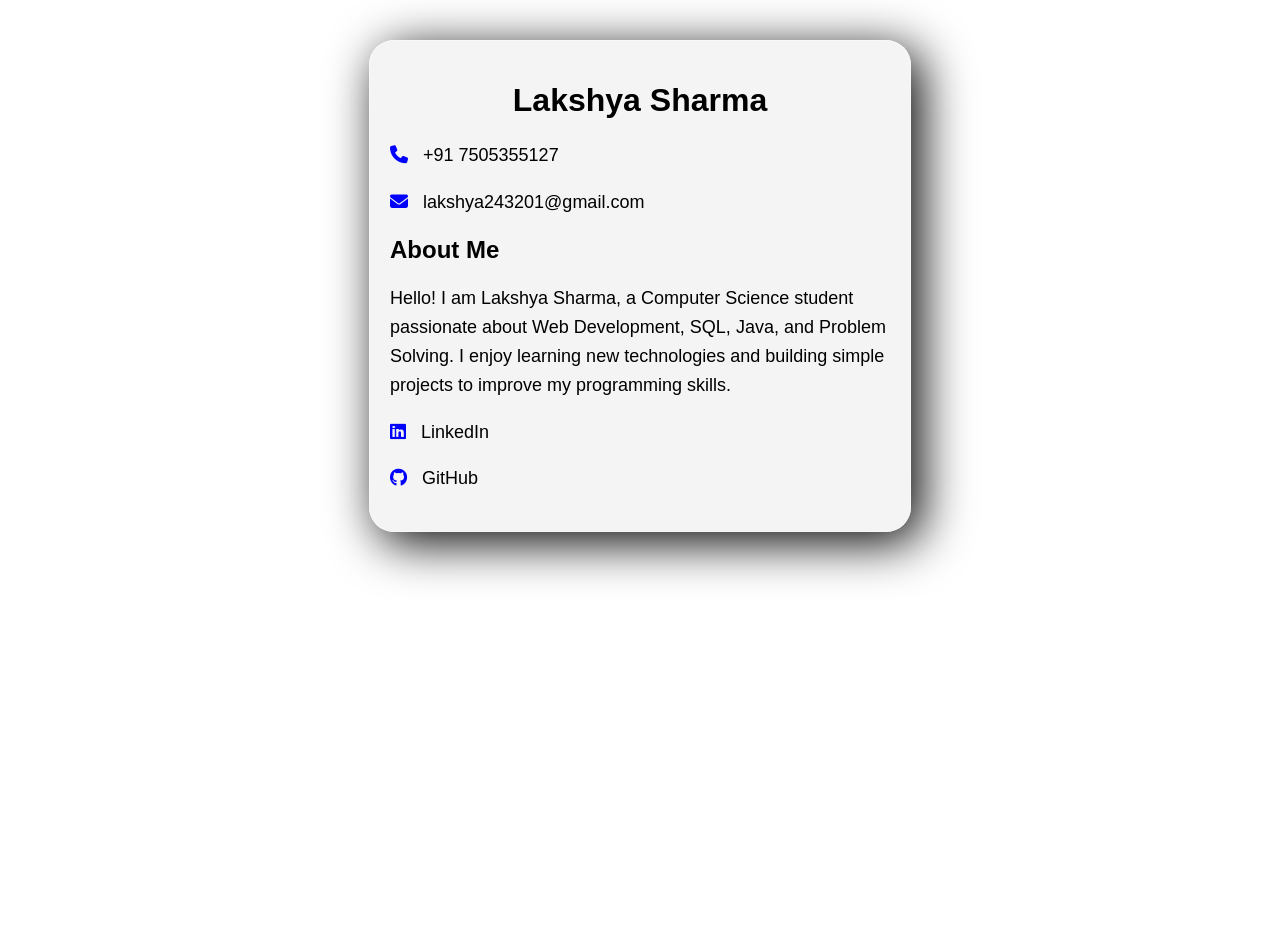
<file: projects/about_me/index.html>
<!DOCTYPE html>
<html lang="en">
<head>
    <meta charset="UTF-8">
    <meta name="viewport" content="width=device-width, initial-scale=1.0">
    <title>About Me</title>

    <!-- Font Awesome Icons -->
    <link rel="stylesheet"
    href="https://cdnjs.cloudflare.com/ajax/libs/font-awesome/6.5.2/css/all.min.css">

    <link rel="stylesheet" href="style.css">
</head>
<body>

<div class="container">

    <h1>Lakshya Sharma</h1>

    <p>
        <i class="fa-solid fa-phone"></i>
        +91 7505355127
    </p>

    <p>
        <i class="fa-solid fa-envelope"></i>
        lakshya243201@gmail.com
    </p>

    <h2>About Me</h2>

    <p>
        Hello! I am Lakshya Sharma, a Computer Science student passionate
        about Web Development, SQL, Java, and Problem Solving.
        I enjoy learning new technologies and building simple projects
        to improve my programming skills.
    </p>

    <p>
        <i class="fa-brands fa-linkedin"></i>
        <a href="https://www.linkedin.com/in/lakshya-sharma0984/" target="_blank">
            LinkedIn
        </a>
    </p>

    <p>
        <i class="fa-brands fa-github"></i>
        <a href="https://github.com/lakshya2851" target="_blank">
            GitHub
        </a>
    </p>

</div>

</body>
</html>
</file>
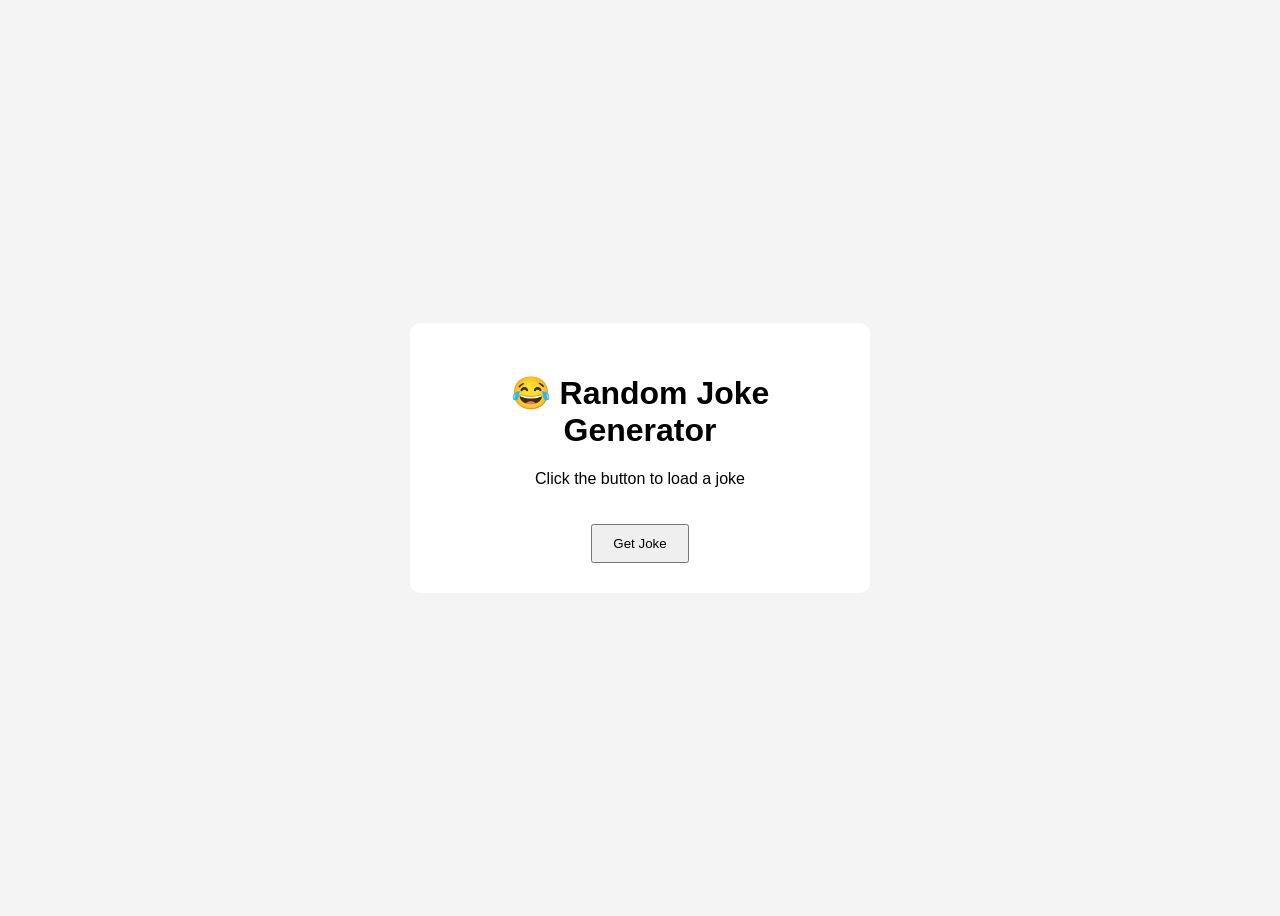
<file: projects/joke_generator/index.html>
<!DOCTYPE html>
<html lang="en">
<head>
    <meta charset="UTF-8">
    <meta name="viewport" content="width=device-width, initial-scale=1.0">
    <title>Random jokes</title>
    <link rel="stylesheet" href="style.css">
</head>
<body>

    <div class="container">

        <h1>😂 Random Joke Generator</h1>

        <p id="setup">
            Click the button to load a joke
        </p>

        <p id="punchline"></p>

        <button onclick="getJoke()">
            Get Joke
        </button>

    </div>

<script src="script.js"></script>

</body>

</html>
</file>
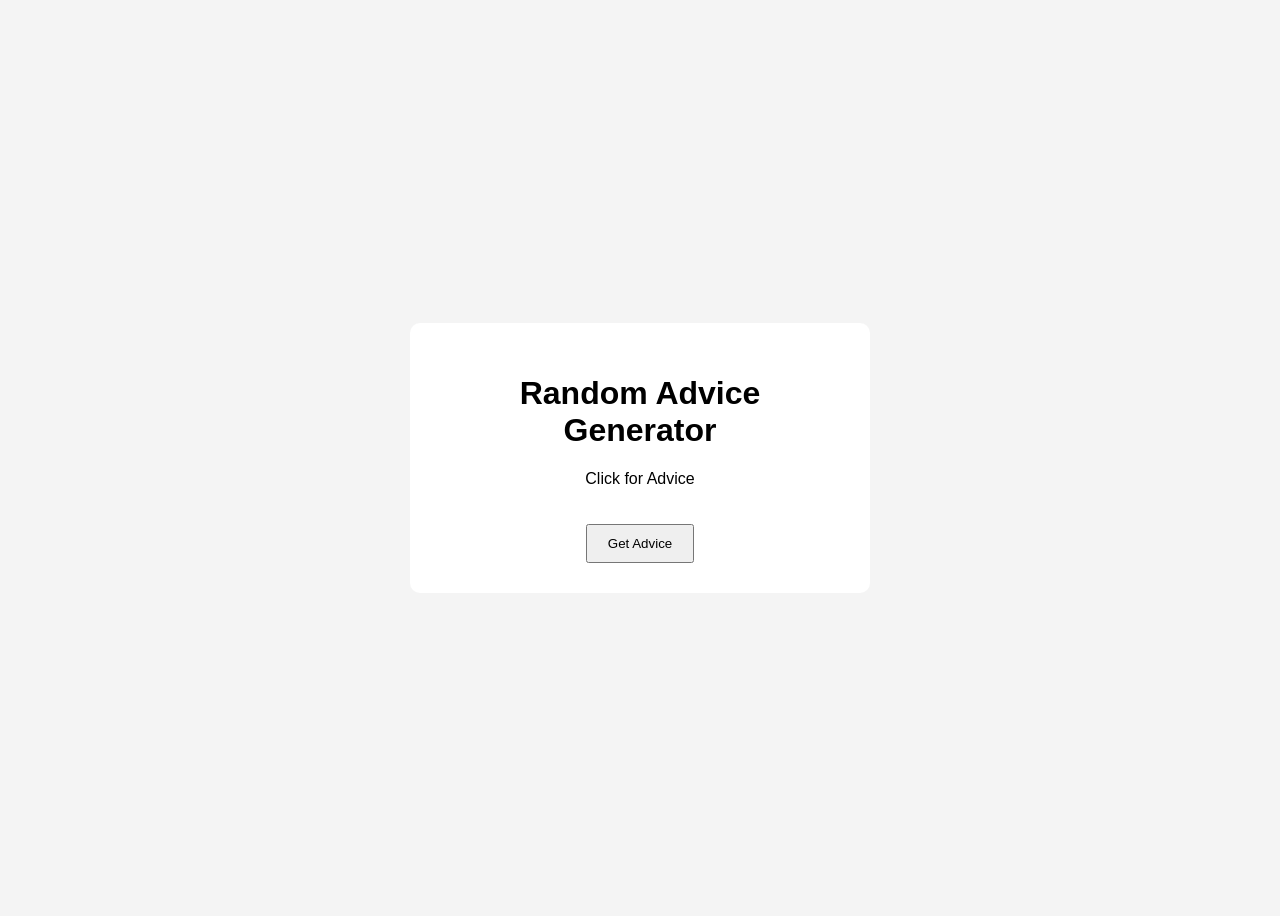
<file: projects/Random_advice/index.html>
<!DOCTYPE html>
<html lang="en">
<head>
    <meta charset="UTF-8">
    <meta name="viewport" content="width=device-width, initial-scale=1.0">
    <title>Document</title>
    <link rel="stylesheet" href="style.css">
</head>
<body>
    <div class="container">
        <h1>Random Advice Generator</h1>
        <p id="advice">Click for Advice</p>
        <p id="meat"></p>
        <button onclick="getAdvice()">
            Get Advice
        </button>

    </div>

    


    <script src="script.js"></script>
</body>

</html>
</file>
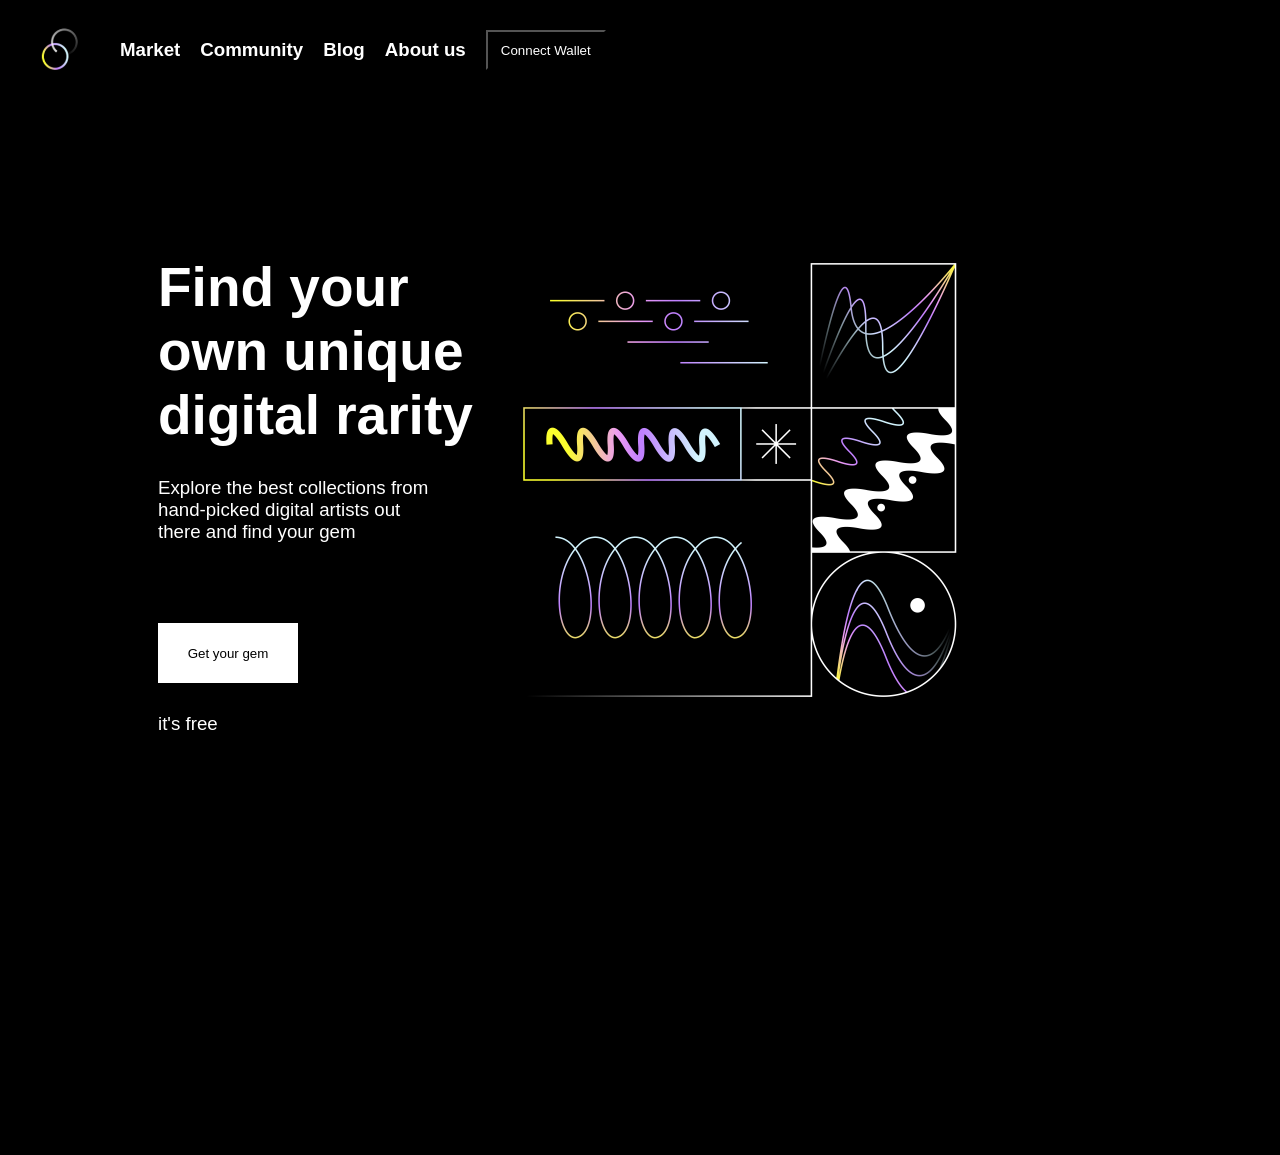
<file: projects/webpage2/index.html>
<!DOCTYPE html>
<html lang="en">
<head>
    <meta charset="UTF-8">
    <meta name="viewport" content="width=device-width, initial-scale=1.0">
    <title>Document</title>
    <link rel="stylesheet" href="style.css">
</head>
<body>
    <main>
        <div id="nav">
            
                <img src="Capture.PNG" alt="" id="img1">
                <h3>Market</h3>
                <h3>Community</h3>
                <h3>Blog</h3>
                <h3>About us</h3>
            
            <div id="btn">
                    <button>Connect Wallet</button>
            </div>
        </div>
        <div id="body">
            <div id="b1">
                <h1>Find your <br>own unique <br>digital rarity</h1>
                <h3>Explore the best collections from <br> hand-picked digital artists out <br>there and find your gem</h3>
                <button id="btn2">Get your gem</button>
                <h3>it's free</h3>
            </div>
            <div id="b2">
                <img src="c861a05dfc2bd40dc46db220e23bf2f2.png" alt="" id="img2" height="100px" width="100px">
            </div>
        </div>
    </main>
    
</body>
</html>
</file>
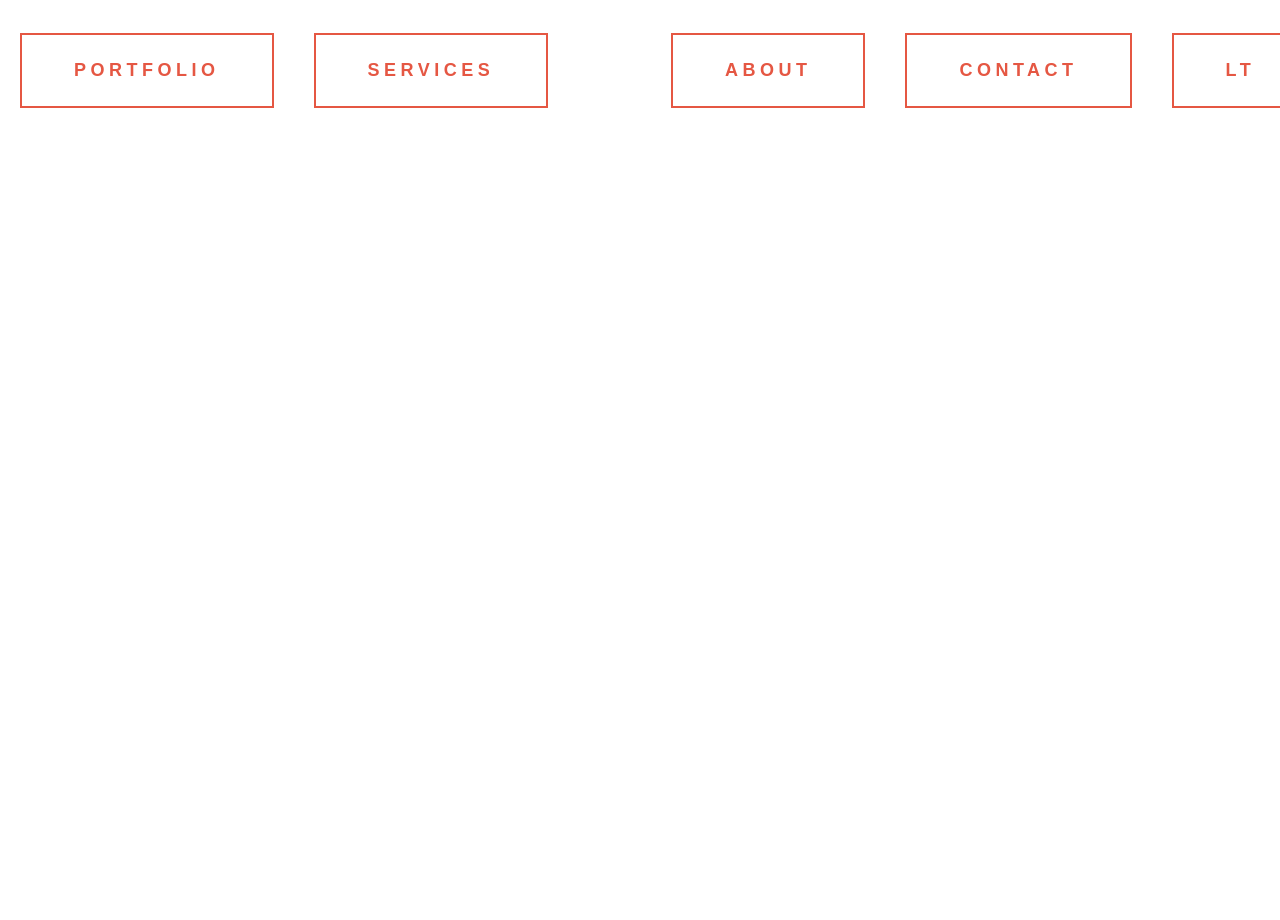
<file: projects/WEBPAGE3/index.html>
<!DOCTYPE html>
<html lang="en">
<head>
    <meta charset="UTF-8">
    <meta name="viewport" content="width=device-width, initial-scale=1.0">
    <title>Document</title>
    <link rel="stylesheet" href="style.css">
</head>
<body>
    <main>
        <div id="banner">
            <video autoplay loop muted plays-inline >
                <source src="Lympo-intro_1.mp4" type="video/mp4">
        </div>
        <div id="nav">
            <div id="div-part1">
                

<button class="button">
    Portfolio
    <div class="button__horizontal"></div>
    <div class="button__vertical"></div>
  </button>
  


  <button class="button">
    Services
    <div class="button__horizontal"></div>
    <div class="button__vertical"></div>
  </button>
  
    
            </div>
            <div id="div-part2">
                <h2>WIDE WINGS</h2>
            </div>
            <div id="div-part3">
                <!-- <button>About</button>
                <button>Contact</button>
                <button>LT</button> -->
                

<button class="button">
    About
    <div class="button__horizontal"></div>
    <div class="button__vertical"></div>
  </button>
  


  <button class="button">
    Contact
    <div class="button__horizontal"></div>
    <div class="button__vertical"></div>
  </button>
  


  <button class="button">
    LT
    <div class="button__horizontal"></div>
    <div class="button__vertical"></div>
  </button>
  
      
            </div>
        </div>

            <h1>The Gym Without Walls</h1>


       
    </main>
    
</body>
</html>
</file>
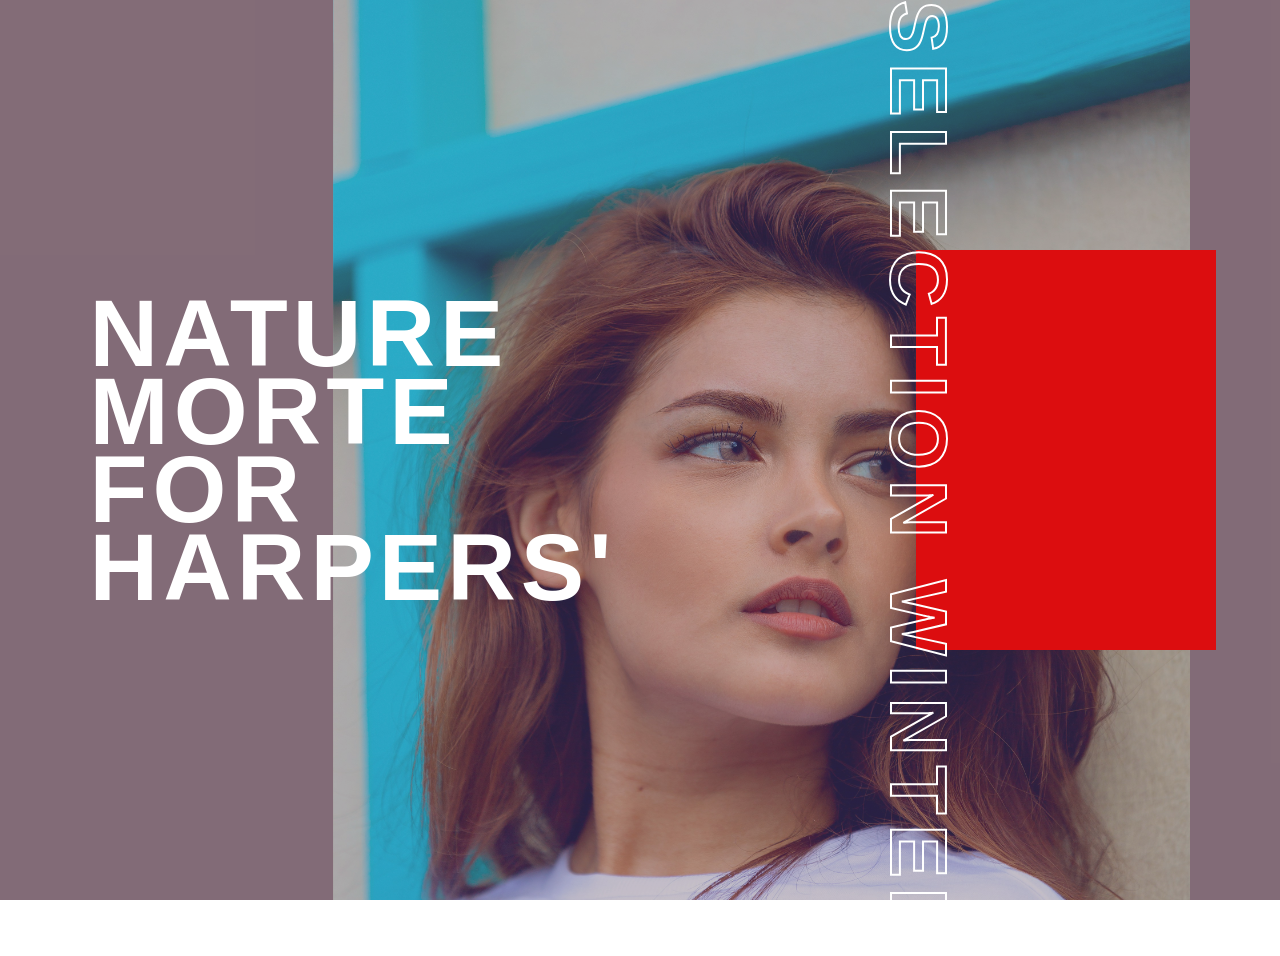
<file: projects/webpage4/index.html>
<!DOCTYPE html>
<html lang="en">
<head>
    <meta charset="UTF-8">
    <meta name="viewport" content="width=device-width, initial-scale=1.0">
    <title>Document</title>
    <link rel="stylesheet" href="style.css">
</head>
<body>
    <div id="main">
        <div id="part1"></div>
        <div id="part2">
            <div id="overlay"></div>
        </div>
        <div id="part3"></div>
        <div id="text-div">
            <h1>NATURE</h1>
            <h1>morte</h1>
            <h1>for</h1>
            <h1>harpers'</h1>
        </div>
        <div id="small-div">
            <div id="overlay2"></div>
        </div>
        <div id="vertical-text">
            <h1>
                Selection Winter
            </h1>
        </div>
    </div>
    
</body>
</html>
</file>
<file: projects/about_me/style.css>
body{
    font-family: Arial, sans-serif;
        background-image: url(https://cdn.dribbble.com/userupload/24421531/file/original-397231db512f5fd5d9e8858b92bd4d9b.gif);
         background-position: left;
  background-size:cover;
  height: 100vh; 
}

.container{
    width: 500px;
    margin: 40px auto;
    background: white;
    padding: 20px;
    border-radius: 10px;
    background-color: rgb(250, 255, 255);
    box-shadow: 10px 10px 50px rgb(2, 2, 2);
     background: rgba(242, 241, 241, 0.792); /* Semi-transparent white */
    backdrop-filter: blur(1px); /* Blurs whatever is behind the box */
    border: 1px solid rgba(255, 255, 255, 0.3); /* Subtle light border */
    border-radius: 25px; /* Rounded corners */
}

h1{
    text-align: center;
}

h2{
    margin-top: 20px;
}

p{
    font-size: 18px;
    line-height: 1.6;
}

i{
    color: blue;
    margin-right: 10px;
}

a{
    text-decoration: none;
    color: black;
}

a:hover{
    color: blue;
}
</file>
<file: projects/joke_generator/style.css>
body{

    font-family: Arial;

    background:#f4f4f4;

    display:flex;

    justify-content:center;

    align-items:center;

    height:100vh;

}

.container{

    background:white;

    padding:30px;

    border-radius:10px;

    text-align:center;

    width:400px;

}

button{

    padding:10px 20px;

    margin-top:20px;

    cursor:pointer;

}
</file>
<file: projects/Random_advice/style.css>
body{

    font-family: Arial;

    background:#f4f4f4;

    display:flex;

    justify-content:center;

    align-items:center;

    height:100vh;

}

.container{

    background:white;

    padding:30px;

    border-radius:10px;

    text-align:center;

    width:400px;

}

button{

    padding:10px 20px;

    margin-top:20px;

    cursor:pointer;

}
</file>
<file: projects/webpage2/style.css>
*
{
    margin: 0;
    padding: 0;
    box-sizing: border-box;
    background-color: rgb(0, 0, 0);
    font-family: 'Lucida Sans', 'Lucida Sans Regular', 'Lucida Grande', 'Lucida Sans Unicode', Geneva, Verdana, sans-serif;
    color: white;
}
html ,body
{
    height: 100%;
    width: 100%;
}
main
{
    height: 100%;
    width: 100%;
}
#nav
{
  width: 100%;
  height: 100px;  
  display: flex;
  align-items: center;
  justify-content:flex-start;
  gap: 20px;
  padding: 20px 20px;

}
#btn
{

    justify-content: end;
    float: left;
    top: 30px;
    
}
#nav button
{
    
padding: 9px;
width: 120px;
height: 40px;
}
#img1
{
width: 80px;
height: 80px;
object-fit: cover;
}
#body
{
    height: 100vh;
    width: 100%;
    display:  flex;
    align-items: center;
    justify-content: center;
}
#b1
{
    position: absolute;
    top: 25%;
    height: 100vh;
    width: 50%;
    left: 10%;
    margin: 30px;
   
}
#b1 h1
{
    font-size: 55px;
}
#b1 h3{
    font-weight: lighter;
    margin-top: 30px;
}
#btn2
{
margin-top: 80px;
width: 140px;
height: 60px;
background-color: white;
color: black;
border: none;
}
#img2
{
    height: 600px;
    width: 500px;
    object-fit: cover;
    position: absolute;
    top: 50%;
    left: 50%;
    transform: translate(-30%,-45%);


}
</file>
<file: projects/WEBPAGE3/style.css>
*
{
    margin: 0;
    padding: 0;
    box-sizing: border-box;
    color: #fff;
}
html,body{
    height: 100%;
    width: 100%;
}
main{
    height: 100%;
    width: 100%;
}
#nav
{
width: 100%;
height: 100px;
display: flex;
align-items: center;
justify-content: space-between;
margin: 20px;
}
button
{
    border: none;
    background-color: rgba(244, 244, 244, 0);
    font-size: 18px;
    font-family: 'Franklin Gothic Medium', 'Arial Narrow', Arial, sans-serif;
    cursor: pointer;
}
#div-part1
{
    display: flex;
    gap: 40px;
}
#div-part3{
    margin: 40px;
    display: flex;
    gap: 40px;

}
h1
{
    position: absolute;
    top: 50%;
    left: 50%;
    transform: translate(-50%,-50%);
    font-family: 'Times New Roman', Times, serif;
    font-size: 40px;
}
#banner video
{
    position: absolute;
    right: 0;
    bottom: 0;
    z-index: -1;
}
@media(min-aspect-ratio:16/9)
{
    #banner video{
        width: 100%;
        height: auto;
    }

}

.button {
  
    --offset: 10px;
    --border-size: 2px;
    
    display: block;
    position: relative;
    padding: 1.5em 3em;
    appearance: none;
    border: 0;
    background: transparent;
    color: #e55743;
    text-transform: uppercase;
    letter-spacing: .25em;
    outline: none;
    cursor: pointer;
    font-weight: bold;
    border-radius: 0;
    box-shadow: inset 0 0 0 var(--border-size) currentcolor;
    transition: background .8s ease;
    
    &:hover {
      background: rgba(100, 0, 0, .03);
    }
    
    &__horizontal,
    &__vertical {
      position: absolute;
      top: var(--horizontal-offset, 0);
      right: var(--vertical-offset, 0);
      bottom: var(--horizontal-offset, 0);
      left: var(--vertical-offset, 0);
      transition: transform .8s ease;
      will-change: transform;
      
      &::before {
        content: '';
        position: absolute;
        border: inherit;
      }
    }
    
    &__horizontal {
      --vertical-offset: calc(var(--offset) * -1);
      border-top: var(--border-size) solid currentcolor;
      border-bottom: var(--border-size) solid currentcolor;
      
      &::before {
        top: calc(var(--vertical-offset) - var(--border-size));
        bottom: calc(var(--vertical-offset) - var(--border-size));
        left: calc(var(--vertical-offset) * -1);
        right: calc(var(--vertical-offset) * -1);
      }
    }
    
    &:hover &__horizontal {
      transform: scaleX(0);
    }
    
    &__vertical {
      --horizontal-offset: calc(var(--offset) * -1);
      border-left: var(--border-size) solid currentcolor;
      border-right: var(--border-size) solid currentcolor;
      
      &::before {
        top: calc(var(--horizontal-offset) * -1);
        bottom: calc(var(--horizontal-offset) * -1);
        left: calc(var(--horizontal-offset) - var(--border-size));
        right: calc(var(--horizontal-offset) - var(--border-size));
      }
    }
    
    &:hover &__vertical {
      transform: scaleY(0);
    }
    
  }
</file>
<file: projects/webpage4/style.css>
*
{
    margin: 0;
    padding: 0;
    box-sizing: border-box;
}
html,body{
    height: 100%;
    width: 100%;
}
#main{
    height: 100%;
    width: 100%;
    background-color: rgba(114, 88, 101, 0.881);;
    display: flex;
}
#part1
{
    height: 100%;
    width: 26%;
    

}
#part2
{
    height: 100%;
    width: 67%;
    background-color: aqua; 
    background-image: url(ayo-ogunseinde-6W4F62sN_yI-unsplash.jpg);
    background-size: cover;
    background-position: center;
    
}
#overlay
{
    height: 100%;
    width: 100%;
    background-color:rgba(114, 88, 101, 0.355);;
}
#part3
{
    height: 100%;
    width: 7%;
}
#text-div
{
    /* height: 300px; */
    position: absolute;
    width: 321px;
    /* background-color: red; */
    left: 7%;
    top: 50%;
    transform: translate(0%,-50%);
}
#text-div>h1
{
    font-family: 'Gill Sans', 'Gill Sans MT', Calibri, 'Trebuchet MS', sans-serif;
    font-size: 95px;
    font-weight: 900;
    line-height: 78px;
    letter-spacing: 5px;
    color: #fff;
    text-transform: uppercase;
}
#small-div
{
    height: 400px;
    width: 300px;
    background-color: red;
    position: absolute;
    top: 50%;
    right: 5%;
    transform: translate(0,-50%);
    background-image: url(https://images.unsplash.com/photo-1488161628813-04466f872be2?q=80&w=1364&auto=format&fit=crop&ixlib=rb-4.0.3&ixid=M3wxMjA3fDB8MHxwaG90by1wYWdlfHx8fGVufDB8fHx8fA%3D%3D);
    background-size: cover;
    background-position: center;
}
#overlay2
{
    height: 100%;
    width: 100%;
    background-color:rgba(79, 68, 74, 0.199);;
}
#vertical-text
{
    position: absolute;
    transform: rotate(90deg);
    right: -50%;
    transform-origin:0% 0% ;
}
#vertical-text h1{
    font-size: 80px;
    font-weight: 900;
    font-family: Impact, Haettenschweiler, 'Arial Narrow Bold', sans-serif;
    color: transparent;
    letter-spacing: 10px;
    text-transform: uppercase;
  
    -webkit-text-stroke-width:2px ;
    -webkit-text-stroke-color:white ;
   
}
</file>
